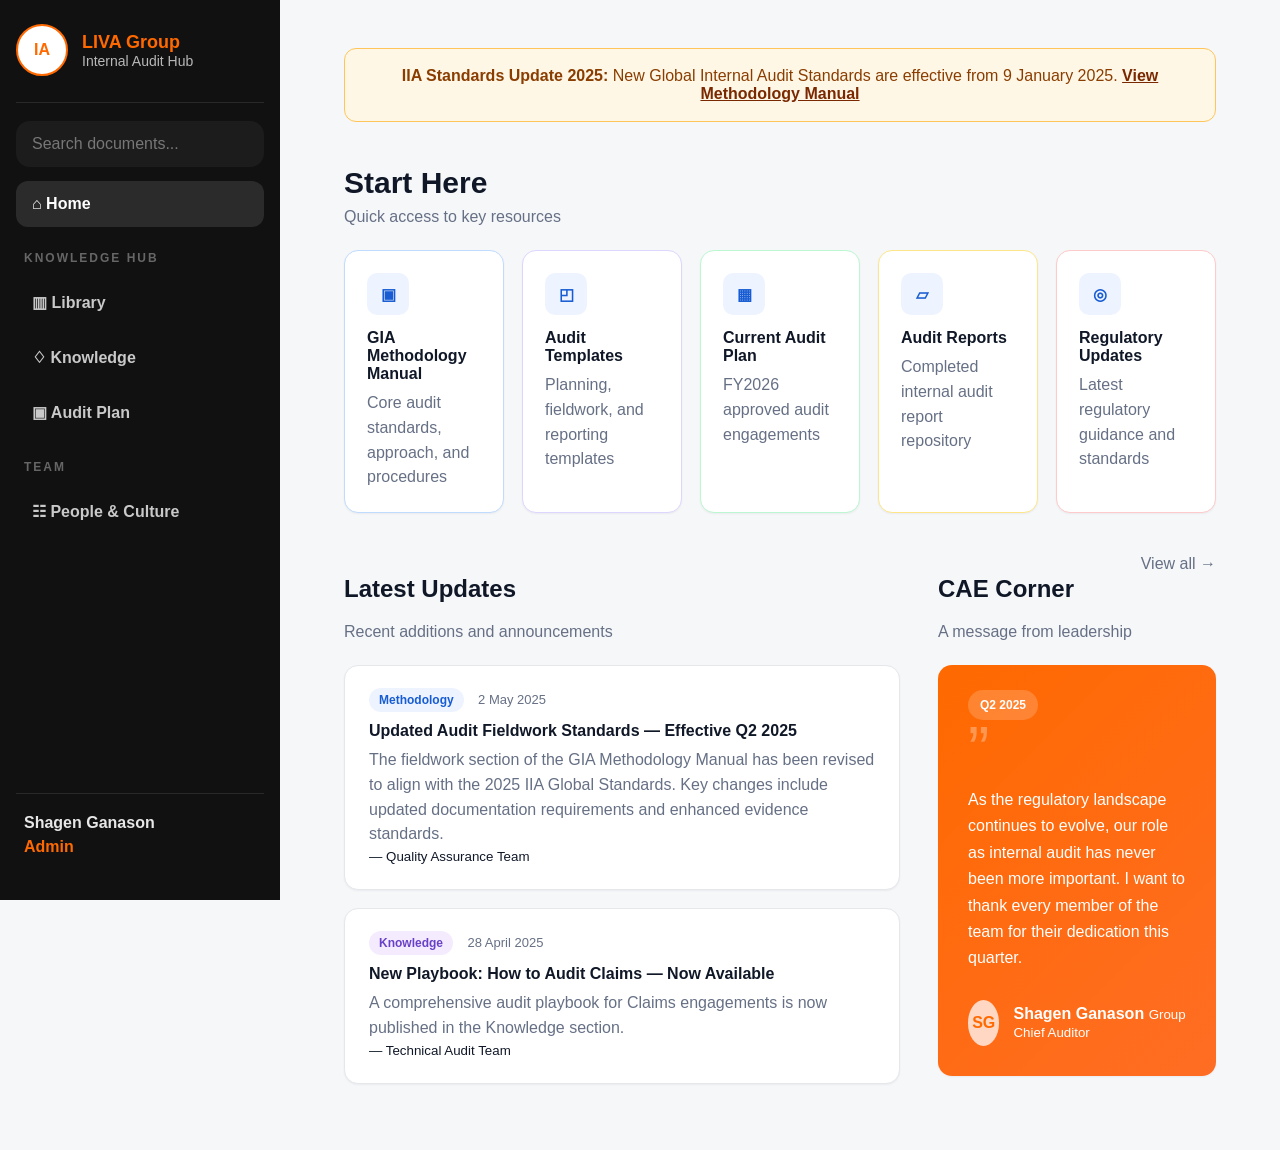
<file: index.html>
<!DOCTYPE html>
<html lang="en">
<head>
  <meta charset="UTF-8" />
  <meta name="viewport" content="width=device-width, initial-scale=1.0" />
  <title>LIVA Group Internal Audit Hub</title>
  <link rel="stylesheet" href="styles.css" />
</head>
<body>
  <aside class="sidebar">
    <div class="brand">
      <div class="logo">IA</div>
      <div>
        <div class="brand-title">LIVA Group</div>
        <div class="brand-subtitle">Internal Audit Hub</div>
      </div>
    </div>

    <div class="search">Search documents...</div>

    <nav>
      <a class="active" href="index.html">⌂ Home</a>
      <div class="nav-label">Knowledge Hub</div>
      <a href="library.html">▥ Library</a>
      <a href="knowledge.html">♢ Knowledge</a>
      <a href="audit-plan.html">▣ Audit Plan</a>
      <div class="nav-label">Team</div>
      <a href="people.html">☷ People & Culture</a>
    </nav>

    <div class="profile">
      <strong>Shagen Ganason</strong>
      <span>Admin</span>
    </div>
  </aside>

  <main class="content">
    <section class="alert">
      <strong>IIA Standards Update 2025:</strong> New Global Internal Audit Standards are effective from 9 January 2025.
      <a href="library.html">View Methodology Manual</a>
    </section>

    <section class="page-header">
      <h1>Start Here</h1>
      <p>Quick access to key resources</p>
    </section>

    <section class="quick-grid">
      <a class="quick-card blue" href="library.html">
        <div class="icon">▣</div>
        <h3>GIA Methodology Manual</h3>
        <p>Core audit standards, approach, and procedures</p>
      </a>
      <a class="quick-card purple" href="library.html">
        <div class="icon">◰</div>
        <h3>Audit Templates</h3>
        <p>Planning, fieldwork, and reporting templates</p>
      </a>
      <a class="quick-card green" href="audit-plan.html">
        <div class="icon">▦</div>
        <h3>Current Audit Plan</h3>
        <p>FY2026 approved audit engagements</p>
      </a>
      <a class="quick-card amber" href="library.html">
        <div class="icon">▱</div>
        <h3>Audit Reports</h3>
        <p>Completed internal audit report repository</p>
      </a>
      <a class="quick-card red" href="library.html">
        <div class="icon">◎</div>
        <h3>Regulatory Updates</h3>
        <p>Latest regulatory guidance and standards</p>
      </a>
    </section>

    <section class="two-column">
      <div>
        <h2>Latest Updates</h2>
        <p class="muted">Recent additions and announcements</p>

        <article class="update-card">
          <div><span class="tag blue-tag">Methodology</span> <span class="date">2 May 2025</span></div>
          <h3>Updated Audit Fieldwork Standards — Effective Q2 2025</h3>
          <p>The fieldwork section of the GIA Methodology Manual has been revised to align with the 2025 IIA Global Standards. Key changes include updated documentation requirements and enhanced evidence standards.</p>
          <small>— Quality Assurance Team</small>
        </article>

        <article class="update-card">
          <div><span class="tag purple-tag">Knowledge</span> <span class="date">28 April 2025</span></div>
          <h3>New Playbook: How to Audit Claims — Now Available</h3>
          <p>A comprehensive audit playbook for Claims engagements is now published in the Knowledge section.</p>
          <small>— Technical Audit Team</small>
        </article>
      </div>

      <aside>
        <div class="section-title">
          <div>
            <h2>CAE Corner</h2>
            <p class="muted">A message from leadership</p>
          </div>
          <a href="people.html">View all →</a>
        </div>

        <div class="cae-card">
          <span>Q2 2025</span>
          <div class="quote">”</div>
          <p>As the regulatory landscape continues to evolve, our role as internal audit has never been more important. I want to thank every member of the team for their dedication this quarter.</p>
          <div class="cae-footer">
            <div class="avatar">SG</div>
            <div>
              <strong>Shagen Ganason</strong>
              <small>Group Chief Auditor</small>
            </div>
          </div>
        </div>
      </aside>
    </section>
  </main>
</body>
</html>
</file>
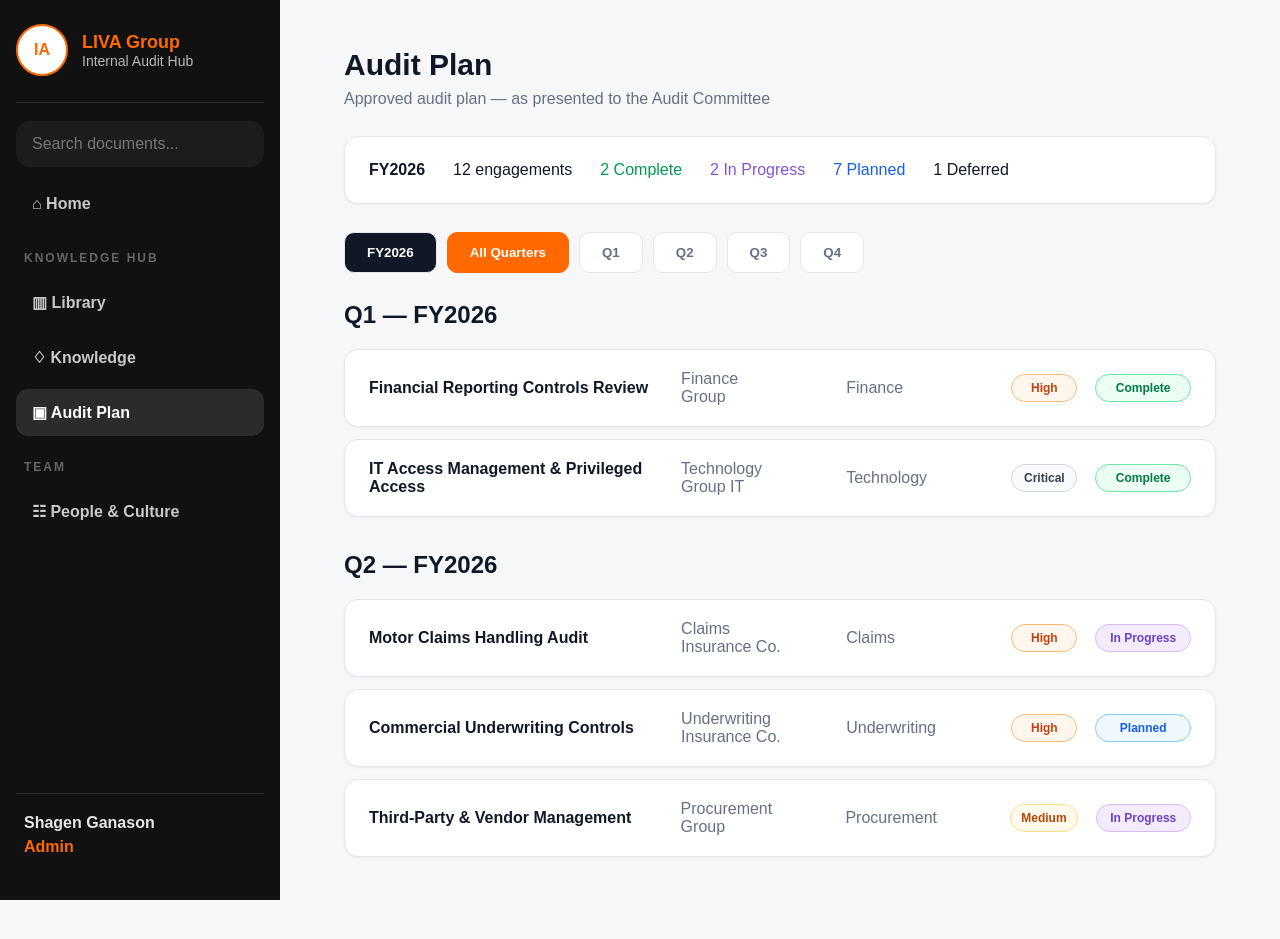
<file: audit-plan.html>
<!DOCTYPE html>
<html lang="en">
<head><meta charset="UTF-8"><meta name="viewport" content="width=device-width, initial-scale=1.0"><title>Audit Plan | LIVA GIA</title><link rel="stylesheet" href="styles.css"></head>
<body>
  <aside class="sidebar"><div class="brand"><div class="logo">IA</div><div><div class="brand-title">LIVA Group</div><div class="brand-subtitle">Internal Audit Hub</div></div></div><div class="search">Search documents...</div><nav><a href="index.html">⌂ Home</a><div class="nav-label">Knowledge Hub</div><a href="library.html">▥ Library</a><a href="knowledge.html">♢ Knowledge</a><a class="active" href="audit-plan.html">▣ Audit Plan</a><div class="nav-label">Team</div><a href="people.html">☷ People & Culture</a></nav><div class="profile"><strong>Shagen Ganason</strong><span>Admin</span></div></aside>
  <main class="content">
    <section class="page-header"><h1>Audit Plan</h1><p>Approved audit plan — as presented to the Audit Committee</p></section>
    <section class="plan-summary"><strong>FY2026</strong><span>12 engagements</span><span class="green-text">2 Complete</span><span class="purple-text">2 In Progress</span><span class="blue-text">7 Planned</span><span>1 Deferred</span></section>
    <div class="quarter-tabs"><button>FY2026</button><button class="active-tab">All Quarters</button><button>Q1</button><button>Q2</button><button>Q3</button><button>Q4</button></div>
    <h2>Q1 — FY2026</h2>
    <section class="engagement-list">
      <div class="engagement"><strong>Financial Reporting Controls Review</strong><span>Finance<br>Group</span><span>Finance</span><em class="risk high">High</em><em class="status complete">Complete</em></div>
      <div class="engagement"><strong>IT Access Management & Privileged Access</strong><span>Technology<br>Group IT</span><span>Technology</span><em class="risk critical">Critical</em><em class="status complete">Complete</em></div>
    </section>
    <h2>Q2 — FY2026</h2>
    <section class="engagement-list">
      <div class="engagement"><strong>Motor Claims Handling Audit</strong><span>Claims<br>Insurance Co.</span><span>Claims</span><em class="risk high">High</em><em class="status progress">In Progress</em></div>
      <div class="engagement"><strong>Commercial Underwriting Controls</strong><span>Underwriting<br>Insurance Co.</span><span>Underwriting</span><em class="risk high">High</em><em class="status planned">Planned</em></div>
      <div class="engagement"><strong>Third-Party & Vendor Management</strong><span>Procurement<br>Group</span><span>Procurement</span><em class="risk medium">Medium</em><em class="status progress">In Progress</em></div>
    </section>
  </main>
</body></html>
</file>
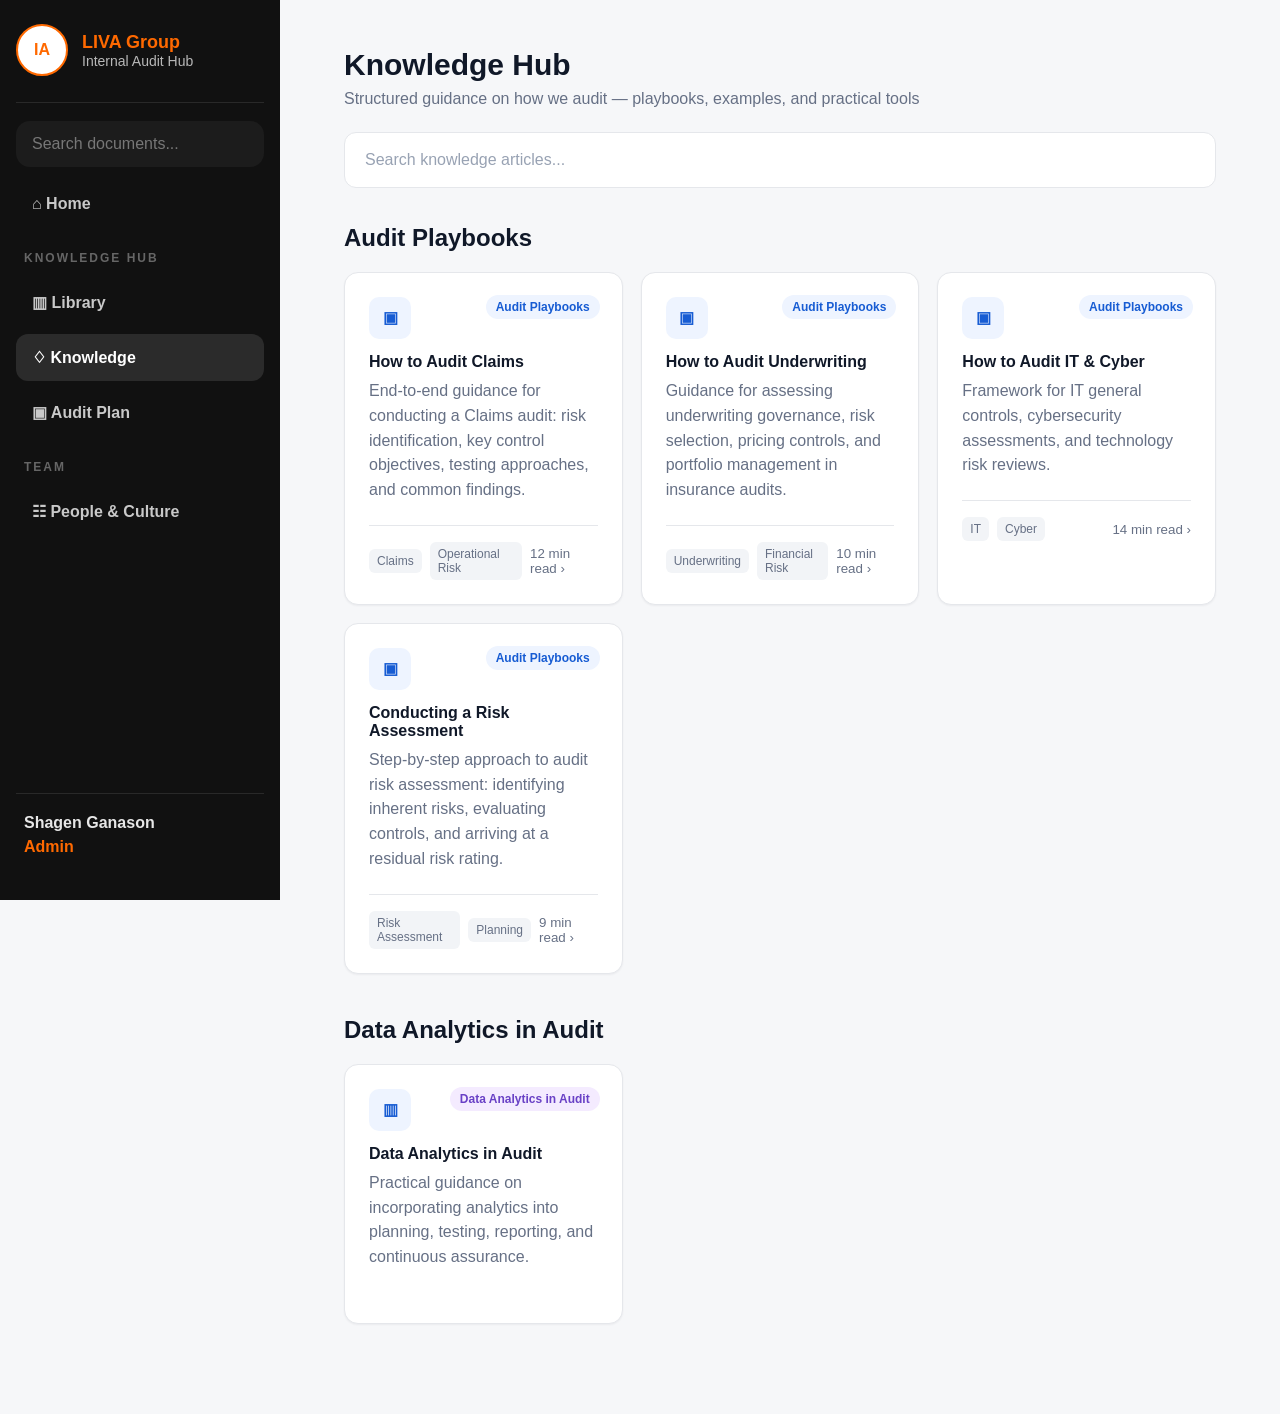
<file: knowledge.html>
<!DOCTYPE html>
<html lang="en">
<head><meta charset="UTF-8"><meta name="viewport" content="width=device-width, initial-scale=1.0"><title>Knowledge Hub | LIVA GIA</title><link rel="stylesheet" href="styles.css"></head>
<body>
  <aside class="sidebar"><div class="brand"><div class="logo">IA</div><div><div class="brand-title">LIVA Group</div><div class="brand-subtitle">Internal Audit Hub</div></div></div><div class="search">Search documents...</div><nav><a href="index.html">⌂ Home</a><div class="nav-label">Knowledge Hub</div><a href="library.html">▥ Library</a><a class="active" href="knowledge.html">♢ Knowledge</a><a href="audit-plan.html">▣ Audit Plan</a><div class="nav-label">Team</div><a href="people.html">☷ People & Culture</a></nav><div class="profile"><strong>Shagen Ganason</strong><span>Admin</span></div></aside>
  <main class="content">
    <section class="page-header"><h1>Knowledge Hub</h1><p>Structured guidance on how we audit — playbooks, examples, and practical tools</p></section>
    <div class="wide-search">Search knowledge articles...</div>
    <h2>Audit Playbooks</h2>
    <section class="card-grid">
      <article class="article-card"><span class="pill">Audit Playbooks</span><div class="icon">▣</div><h3>How to Audit Claims</h3><p>End-to-end guidance for conducting a Claims audit: risk identification, key control objectives, testing approaches, and common findings.</p><footer><span>Claims</span><span>Operational Risk</span><small>12 min read ›</small></footer></article>
      <article class="article-card"><span class="pill">Audit Playbooks</span><div class="icon">▣</div><h3>How to Audit Underwriting</h3><p>Guidance for assessing underwriting governance, risk selection, pricing controls, and portfolio management in insurance audits.</p><footer><span>Underwriting</span><span>Financial Risk</span><small>10 min read ›</small></footer></article>
      <article class="article-card"><span class="pill">Audit Playbooks</span><div class="icon">▣</div><h3>How to Audit IT & Cyber</h3><p>Framework for IT general controls, cybersecurity assessments, and technology risk reviews.</p><footer><span>IT</span><span>Cyber</span><small>14 min read ›</small></footer></article>
      <article class="article-card"><span class="pill">Audit Playbooks</span><div class="icon">▣</div><h3>Conducting a Risk Assessment</h3><p>Step-by-step approach to audit risk assessment: identifying inherent risks, evaluating controls, and arriving at a residual risk rating.</p><footer><span>Risk Assessment</span><span>Planning</span><small>9 min read ›</small></footer></article>
    </section>
    <h2>Data Analytics in Audit</h2>
    <section class="card-grid"><article class="article-card"><span class="pill purple-tag">Data Analytics in Audit</span><div class="icon">▥</div><h3>Data Analytics in Audit</h3><p>Practical guidance on incorporating analytics into planning, testing, reporting, and continuous assurance.</p></article></section>
  </main>
</body></html>
</file>
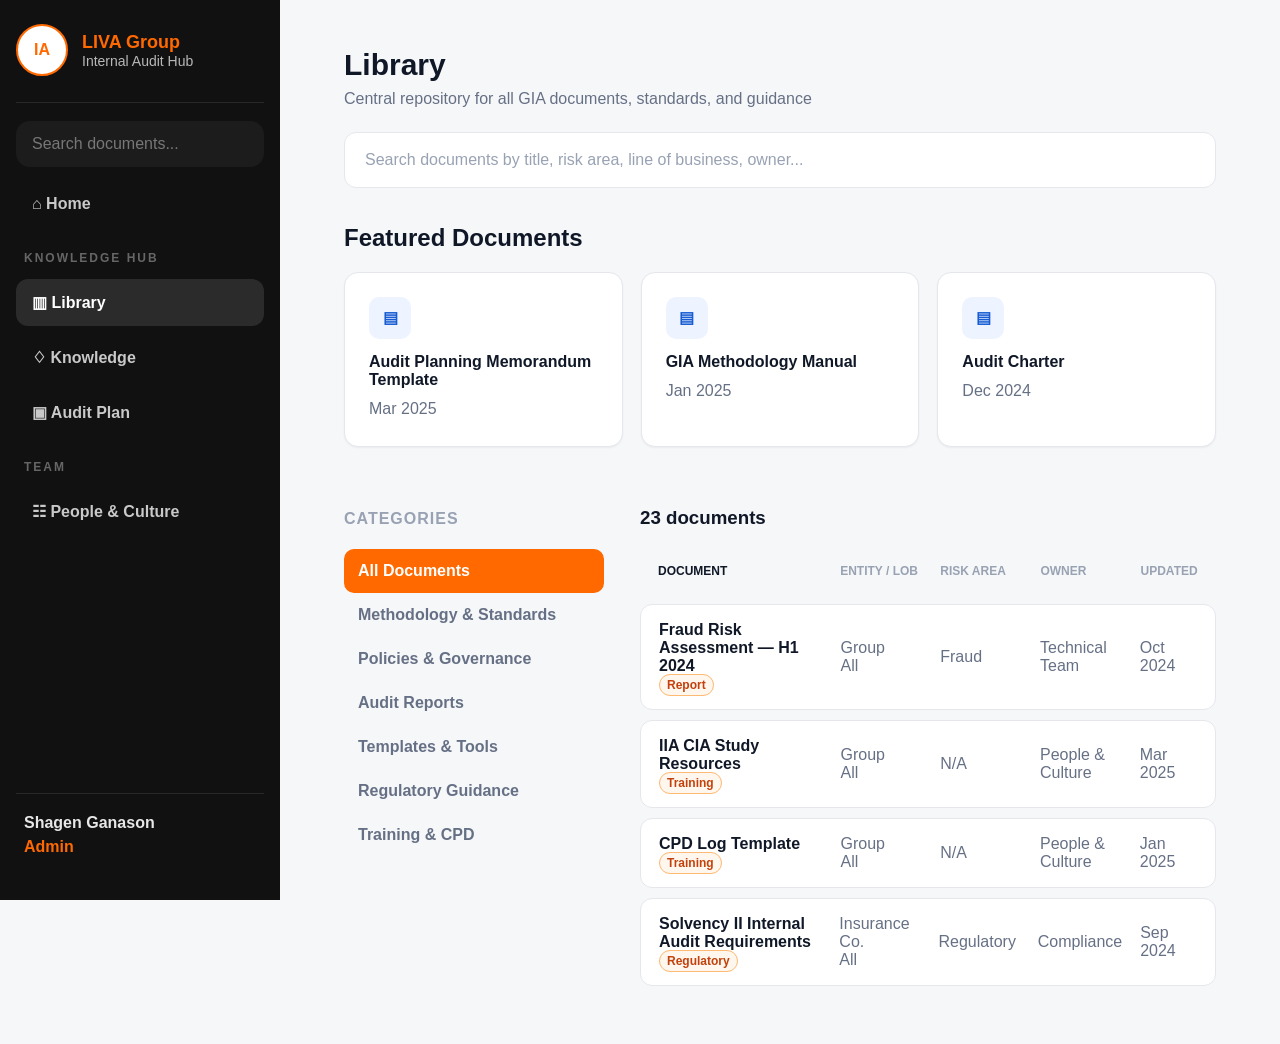
<file: library.html>
<!DOCTYPE html>
<html lang="en">
<head><meta charset="UTF-8"><meta name="viewport" content="width=device-width, initial-scale=1.0"><title>Library | LIVA GIA</title><link rel="stylesheet" href="styles.css"></head>
<body>
  <aside class="sidebar">
    <div class="brand"><div class="logo">IA</div><div><div class="brand-title">LIVA Group</div><div class="brand-subtitle">Internal Audit Hub</div></div></div>
    <div class="search">Search documents...</div>
    <nav><a href="index.html">⌂ Home</a><div class="nav-label">Knowledge Hub</div><a class="active" href="library.html">▥ Library</a><a href="knowledge.html">♢ Knowledge</a><a href="audit-plan.html">▣ Audit Plan</a><div class="nav-label">Team</div><a href="people.html">☷ People & Culture</a></nav>
    <div class="profile"><strong>Shagen Ganason</strong><span>Admin</span></div>
  </aside>
  <main class="content">
    <section class="page-header"><h1>Library</h1><p>Central repository for all GIA documents, standards, and guidance</p></section>
    <div class="wide-search">Search documents by title, risk area, line of business, owner...</div>
    <h2>Featured Documents</h2>
    <section class="featured-grid">
      <div class="doc-feature"><div class="doc-icon">▤</div><h3>Audit Planning Memorandum Template</h3><p>Mar 2025</p></div>
      <div class="doc-feature"><div class="doc-icon">▤</div><h3>GIA Methodology Manual</h3><p>Jan 2025</p></div>
      <div class="doc-feature"><div class="doc-icon">▤</div><h3>Audit Charter</h3><p>Dec 2024</p></div>
    </section>
    <section class="library-layout">
      <aside class="categories">
        <h4>Categories</h4>
        <a class="selected">All Documents</a>
        <a>Methodology & Standards</a>
        <a>Policies & Governance</a>
        <a>Audit Reports</a>
        <a>Templates & Tools</a>
        <a>Regulatory Guidance</a>
        <a>Training & CPD</a>
      </aside>
      <div class="doc-table">
        <h3>23 documents</h3>
        <div class="table-row header"><span>Document</span><span>Entity / LOB</span><span>Risk Area</span><span>Owner</span><span>Updated</span></div>
        <div class="table-row"><span>Fraud Risk Assessment — H1 2024<br><em>Report</em></span><span>Group<br>All</span><span>Fraud</span><span>Technical Team</span><span>Oct 2024</span></div>
        <div class="table-row"><span>IIA CIA Study Resources<br><em>Training</em></span><span>Group<br>All</span><span>N/A</span><span>People & Culture</span><span>Mar 2025</span></div>
        <div class="table-row"><span>CPD Log Template<br><em>Training</em></span><span>Group<br>All</span><span>N/A</span><span>People & Culture</span><span>Jan 2025</span></div>
        <div class="table-row"><span>Solvency II Internal Audit Requirements<br><em>Regulatory</em></span><span>Insurance Co.<br>All</span><span>Regulatory</span><span>Compliance</span><span>Sep 2024</span></div>
      </div>
    </section>
  </main>
</body></html>
</file>
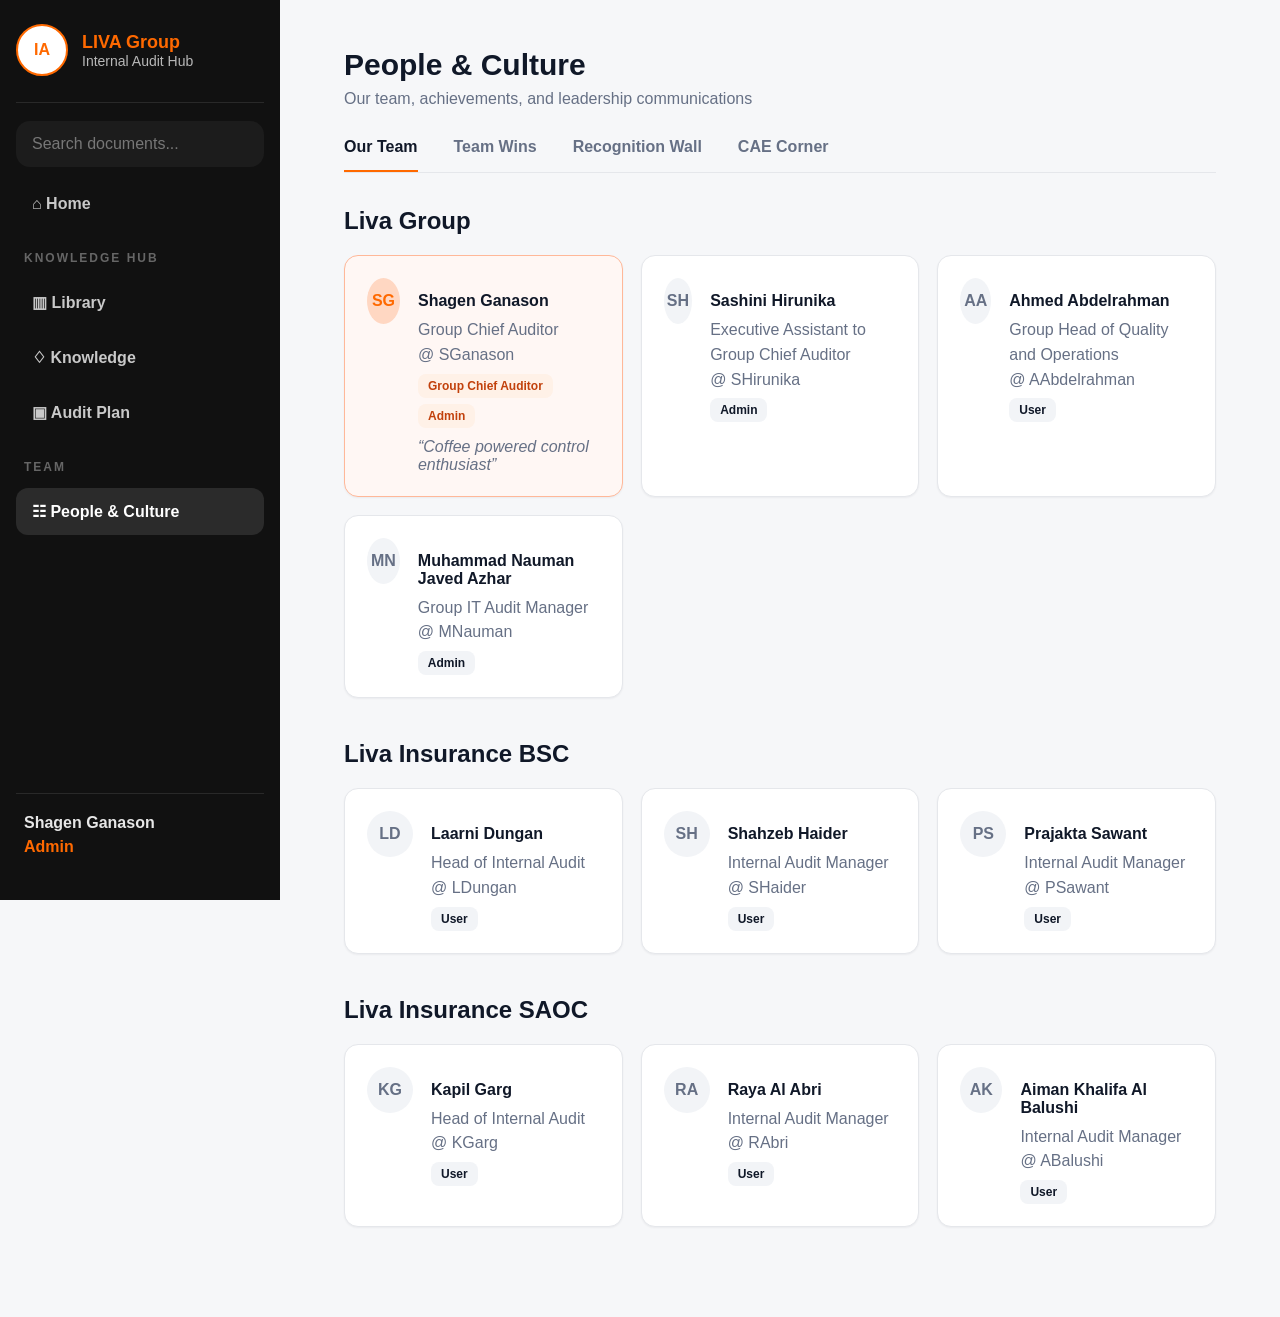
<file: people.html>
<!DOCTYPE html>
<html lang="en">
<head><meta charset="UTF-8"><meta name="viewport" content="width=device-width, initial-scale=1.0"><title>People & Culture | LIVA GIA</title><link rel="stylesheet" href="styles.css"></head>
<body>
  <aside class="sidebar"><div class="brand"><div class="logo">IA</div><div><div class="brand-title">LIVA Group</div><div class="brand-subtitle">Internal Audit Hub</div></div></div><div class="search">Search documents...</div><nav><a href="index.html">⌂ Home</a><div class="nav-label">Knowledge Hub</div><a href="library.html">▥ Library</a><a href="knowledge.html">♢ Knowledge</a><a href="audit-plan.html">▣ Audit Plan</a><div class="nav-label">Team</div><a class="active" href="people.html">☷ People & Culture</a></nav><div class="profile"><strong>Shagen Ganason</strong><span>Admin</span></div></aside>
  <main class="content">
    <section class="page-header"><h1>People & Culture</h1><p>Our team, achievements, and leadership communications</p></section>
    <div class="tabs"><span class="selected-tab">Our Team</span><span>Team Wins</span><span>Recognition Wall</span><span>CAE Corner</span></div>
    <h2>Liva Group</h2>
    <section class="people-grid">
      <div class="person highlight"><div class="avatar">SG</div><div><h3>Shagen Ganason</h3><p>Group Chief Auditor<br>@ SGanason</p><span>Group Chief Auditor</span><span>Admin</span><em>“Coffee powered control enthusiast”</em></div></div>
      <div class="person"><div class="avatar grey">SH</div><div><h3>Sashini Hirunika</h3><p>Executive Assistant to Group Chief Auditor<br>@ SHirunika</p><span>Admin</span></div></div>
      <div class="person"><div class="avatar grey">AA</div><div><h3>Ahmed Abdelrahman</h3><p>Group Head of Quality and Operations<br>@ AAbdelrahman</p><span>User</span></div></div>
      <div class="person"><div class="avatar grey">MN</div><div><h3>Muhammad Nauman Javed Azhar</h3><p>Group IT Audit Manager<br>@ MNauman</p><span>Admin</span></div></div>
    </section>
    <h2>Liva Insurance BSC</h2>
    <section class="people-grid">
      <div class="person"><div class="avatar grey">LD</div><div><h3>Laarni Dungan</h3><p>Head of Internal Audit<br>@ LDungan</p><span>User</span></div></div>
      <div class="person"><div class="avatar grey">SH</div><div><h3>Shahzeb Haider</h3><p>Internal Audit Manager<br>@ SHaider</p><span>User</span></div></div>
      <div class="person"><div class="avatar grey">PS</div><div><h3>Prajakta Sawant</h3><p>Internal Audit Manager<br>@ PSawant</p><span>User</span></div></div>
    </section>
    <h2>Liva Insurance SAOC</h2>
    <section class="people-grid">
      <div class="person"><div class="avatar grey">KG</div><div><h3>Kapil Garg</h3><p>Head of Internal Audit<br>@ KGarg</p><span>User</span></div></div>
      <div class="person"><div class="avatar grey">RA</div><div><h3>Raya Al Abri</h3><p>Internal Audit Manager<br>@ RAbri</p><span>User</span></div></div>
      <div class="person"><div class="avatar grey">AK</div><div><h3>Aiman Khalifa Al Balushi</h3><p>Internal Audit Manager<br>@ ABalushi</p><span>User</span></div></div>
    </section>
  </main>
</body></html>
</file>
<file: styles.css>
:root{
  --orange:#ff6900;
  --dark:#111111;
  --bg:#f6f7f9;
  --card:#ffffff;
  --border:#e5e7eb;
  --text:#101828;
  --muted:#667085;
}
*{box-sizing:border-box}
body{margin:0;font-family:Inter,Segoe UI,Arial,sans-serif;background:var(--bg);color:var(--text)}
a{text-decoration:none;color:inherit}
.sidebar{position:fixed;left:0;top:0;bottom:0;width:280px;background:#111;color:#c9c9c9;padding:24px 16px;display:flex;flex-direction:column}
.brand{display:flex;gap:14px;align-items:center;padding-bottom:26px;border-bottom:1px solid #292929}
.logo{width:52px;height:52px;border-radius:50%;background:#fff;color:var(--orange);display:flex;align-items:center;justify-content:center;font-weight:800;border:2px solid var(--orange)}
.brand-title{color:var(--orange);font-weight:800;font-size:18px}
.brand-subtitle{font-size:14px;color:#b8b8b8}
.search{margin:18px 0 14px;padding:14px 16px;border-radius:14px;background:#1c1c1c;color:#777}
nav{display:flex;flex-direction:column;gap:8px}
nav a{padding:14px 16px;border-radius:12px;font-weight:650}
nav a:hover, nav a.active{background:#2b2b2b;color:#fff}
.nav-label{font-size:12px;text-transform:uppercase;letter-spacing:2px;color:#666;margin:16px 0 6px 8px;font-weight:700}
.profile{margin-top:auto;border-top:1px solid #292929;padding:20px 8px}
.profile strong{display:block;color:#e7e7e7}
.profile span{display:block;color:var(--orange);font-weight:700;margin-top:6px}
.content{margin-left:280px;padding:48px 64px;max-width:1600px}
.alert{background:#fff7e6;border:1px solid #ffc55a;border-radius:12px;padding:18px 22px;color:#8a3d00;text-align:center;margin-bottom:44px}
.alert a{color:#7a2800;text-decoration:underline;font-weight:800}
.page-header h1{font-size:30px;margin:0 0 8px}
.page-header p,.muted{color:var(--muted);margin:0 0 24px}
.quick-grid,.featured-grid,.card-grid,.people-grid{display:grid;grid-template-columns:repeat(5,minmax(160px,1fr));gap:18px;margin-bottom:42px}
.quick-card,.doc-feature,.article-card,.person,.update-card,.cae-card,.engagement,.plan-summary{background:var(--card);border:1px solid var(--border);border-radius:14px;box-shadow:0 1px 2px rgba(16,24,40,.05)}
.quick-card{padding:22px;min-height:150px}
.quick-card h3,.doc-feature h3,.article-card h3,.person h3,.update-card h3{margin:14px 0 8px;font-size:16px}
.quick-card p,.doc-feature p,.article-card p,.person p,.update-card p{color:var(--muted);line-height:1.55;margin:0}
.icon,.doc-icon{width:42px;height:42px;border-radius:10px;background:#eef4ff;color:#175cd3;display:flex;align-items:center;justify-content:center;font-weight:800}
.blue{border-color:#bfdbfe}.purple{border-color:#ddd6fe}.green{border-color:#bbf7d0}.amber{border-color:#fde68a}.red{border-color:#fecaca}
.two-column{display:grid;grid-template-columns:2fr 1fr;gap:38px}
.update-card{padding:24px;margin-bottom:18px}
.tag,.pill{font-size:12px;border-radius:999px;padding:5px 10px;background:#eef4ff;color:#175cd3;font-weight:700}
.purple-tag{background:#f4ebff;color:#6941c6}.blue-tag{background:#eef4ff;color:#175cd3}
.date{color:var(--muted);font-size:13px;margin-left:10px}
.section-title{display:flex;justify-content:space-between;align-items:start}
.section-title a{color:var(--muted)}
.cae-card{background:linear-gradient(135deg,#ff6900,#ff6d24);color:#fff;padding:30px;border:none;min-height:360px}
.cae-card span{background:rgba(255,255,255,.18);padding:8px 12px;border-radius:999px;font-size:12px;font-weight:800}
.quote{font-size:64px;opacity:.3;height:58px}
.cae-card p{line-height:1.65}
.cae-footer{display:flex;gap:14px;align-items:center;margin-top:28px}
.avatar{width:46px;height:46px;border-radius:50%;background:#ffd7c2;color:var(--orange);display:flex;align-items:center;justify-content:center;font-weight:800}
.avatar.grey{background:#f2f4f7;color:#667085}
.wide-search{background:#fff;border:1px solid var(--border);border-radius:12px;padding:18px 20px;color:#98a2b3;margin:22px 0 36px}
.featured-grid{grid-template-columns:repeat(3,1fr)}
.doc-feature{padding:24px}
.library-layout{display:grid;grid-template-columns:260px 1fr;gap:36px}
.categories h4{text-transform:uppercase;letter-spacing:1px;color:#98a2b3}
.categories a{display:block;padding:13px 14px;border-radius:10px;color:#667085;font-weight:650}
.categories a.selected{background:var(--orange);color:#fff}
.doc-table{width:100%}
.table-row{display:grid;grid-template-columns:2fr 1fr 1fr 1fr .7fr;gap:18px;background:#fff;border:1px solid var(--border);border-radius:12px;margin-bottom:10px;padding:16px 18px;align-items:center;color:#667085}
.table-row.header{background:transparent;border:none;text-transform:uppercase;color:#98a2b3;font-size:12px;font-weight:800}
.table-row span:first-child{color:#101828;font-weight:700}
.table-row em{font-style:normal;color:#c2410c;border:1px solid #fdba74;background:#fff7ed;border-radius:999px;padding:3px 7px;font-size:12px}
.card-grid{grid-template-columns:repeat(3,1fr)}
.article-card{padding:24px;position:relative;min-height:260px}
.article-card .pill{position:absolute;right:22px;top:22px}
.article-card footer{border-top:1px solid var(--border);margin-top:22px;padding-top:16px;display:flex;gap:8px;align-items:center;color:#667085}
.article-card footer span{background:#f2f4f7;border-radius:6px;padding:5px 8px;font-size:12px}
.article-card footer small{margin-left:auto}
.plan-summary{display:flex;gap:28px;align-items:center;padding:24px;margin:28px 0}
.green-text{color:#039855}.purple-text{color:#7f56d9}.blue-text{color:#155eef}
.quarter-tabs{display:flex;gap:10px;margin-bottom:28px;flex-wrap:wrap}
.quarter-tabs button{border:1px solid var(--border);background:#fff;border-radius:10px;padding:12px 22px;font-weight:800;color:#667085}
.quarter-tabs button:first-child{background:#101828;color:#fff}
.quarter-tabs .active-tab{background:var(--orange);color:#fff;border-color:var(--orange)}
.engagement-list{display:flex;flex-direction:column;gap:12px;margin-bottom:34px}
.engagement{display:grid;grid-template-columns:2fr 1fr 1fr .45fr .65fr;gap:18px;padding:20px 24px;align-items:center}
.engagement span{color:#667085}
.risk,.status{font-style:normal;text-align:center;border-radius:999px;padding:6px 10px;font-size:12px;font-weight:800}
.high{color:#c2410c;background:#fff7ed;border:1px solid #fdba74}.medium{color:#b54708;background:#fffaeb;border:1px solid #fedf89}.critical{color:#344054;background:#f9fafb;border:1px solid #d0d5dd}
.complete{color:#027a48;background:#ecfdf3;border:1px solid #6ce9a6}.progress{color:#6941c6;background:#f4ebff;border:1px solid #d6bbfb}.planned{color:#155eef;background:#eff8ff;border:1px solid #84caff}
.tabs{display:flex;gap:36px;border-bottom:1px solid var(--border);margin:30px 0 34px}
.tabs span{padding:0 0 14px;color:#667085;font-weight:700}
.tabs .selected-tab{color:#101828;border-bottom:2px solid var(--orange)}
.people-grid{grid-template-columns:repeat(3,1fr)}
.person{display:flex;gap:18px;padding:22px;min-height:145px}
.person.highlight{background:#fff7f4;border-color:#ffb899}
.person span{display:inline-block;margin:6px 6px 0 0;padding:5px 10px;border-radius:8px;background:#f2f4f7;font-size:12px;font-weight:700}
.person.highlight span{background:#fff1e7;color:#c2410c}
.person em{display:block;color:#667085;margin-top:10px}
@media(max-width:1100px){
  .sidebar{position:relative;width:100%;height:auto}
  .content{margin-left:0;padding:28px}
  .quick-grid,.card-grid,.people-grid{grid-template-columns:1fr}
  .two-column,.library-layout{grid-template-columns:1fr}
  .table-row,.engagement{grid-template-columns:1fr}
}
</file>
